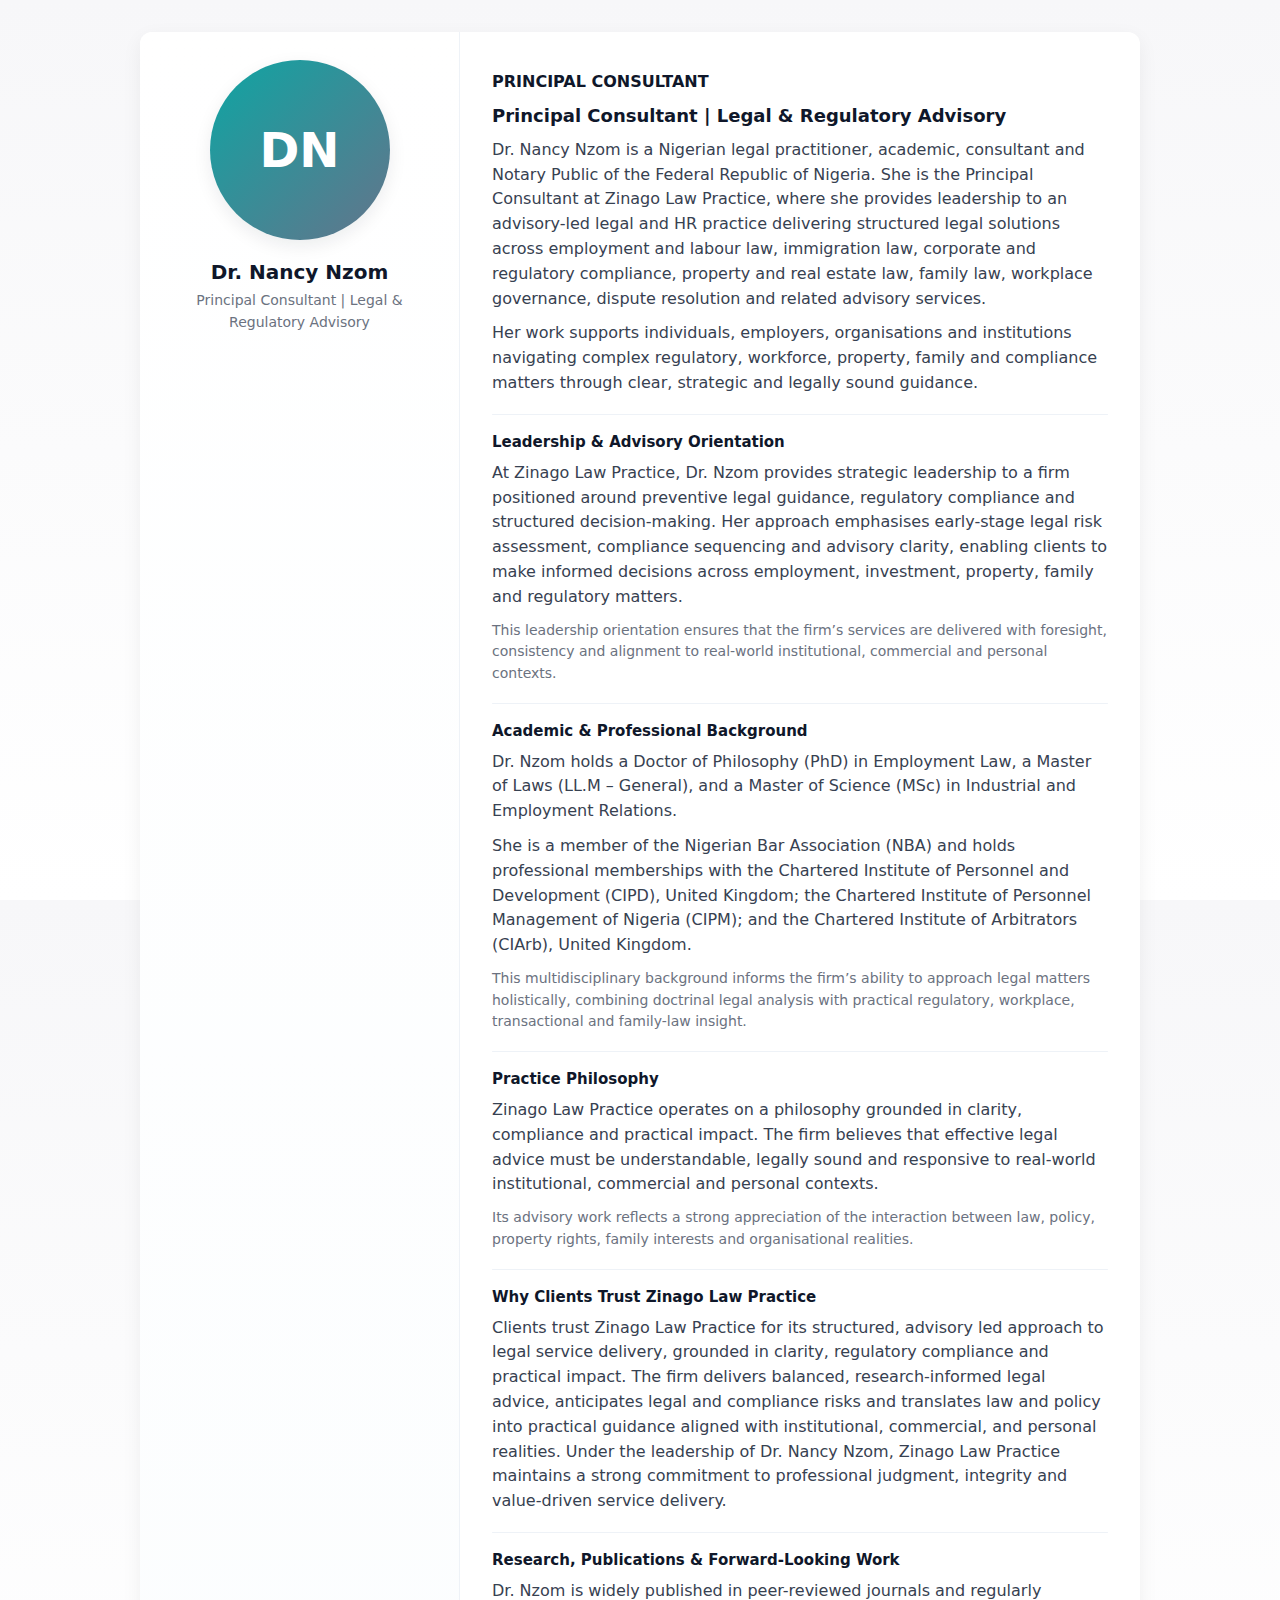
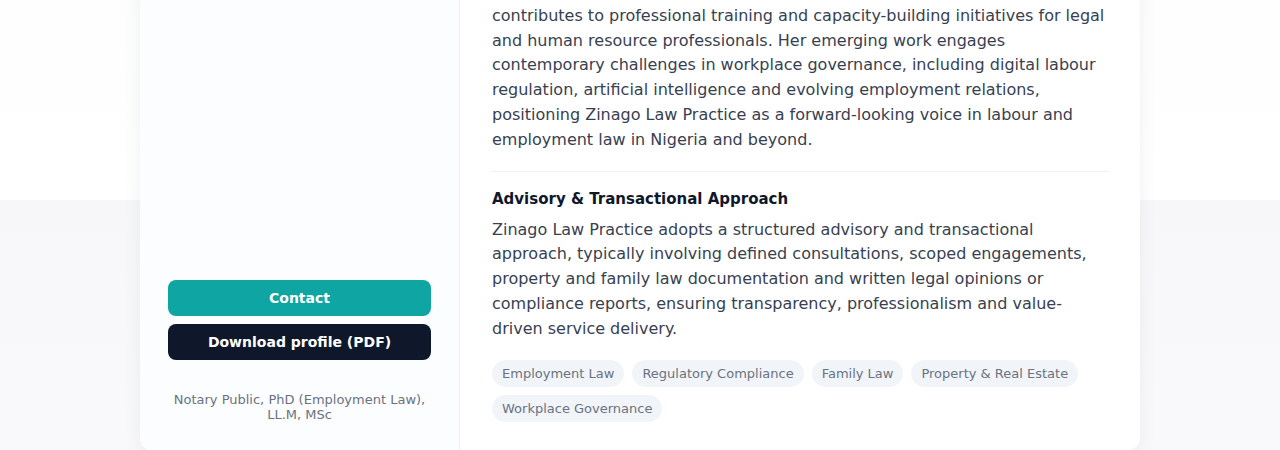
<file: ceo1.html>
<!doctype html>
<html lang="en">
<head>
    <meta charset="utf-8" />
    <meta name="viewport" content="width=device-width,initial-scale=1" />
    <title>Dr. Nancy Nzom — Principal Consultant | Zinago Law Practice</title>
    <style>
        :root{
            --bg:#f7f7f9; --card:#ffffff; --muted:#6b7280; --accent:#0f172a;
            --accent-2:#0ea5a3;
            font-family: Inter, system-ui, -apple-system, "Segoe UI", Roboto, "Helvetica Neue", Arial;
            color:var(--accent);
        }
        *{box-sizing:border-box}
        html,body{height:100%}
        body{
            margin:0;
            background:linear-gradient(180deg, var(--bg), #fff);
            padding:32px;
            display:flex;
            align-items:flex-start;
            justify-content:center;
        }
        .container{
            width:100%;
            max-width:1000px;
        }
        .card{
            background:var(--card);
            border-radius:12px;
            box-shadow:0 6px 20px rgba(16,24,40,0.06);
            overflow:hidden;
            display:grid;
            grid-template-columns: 320px 1fr;
        }
        @media (max-width:800px){
            .card{grid-template-columns:1fr; padding-bottom:0}
        }
        .aside{
            background:linear-gradient(180deg, #ffffff 0%, #fbfdfe 100%);
            padding:28px;
            border-right:1px solid #eef2f7;
            display:flex;
            flex-direction:column;
            gap:20px;
            align-items:center;
            text-align:center;
        }
        .photo{
            width:180px;height:180px;border-radius:999px;
            background:linear-gradient(135deg,var(--accent-2),#64748b);
            display:flex;align-items:center;justify-content:center;color:white;font-weight:700;
            font-size:48px;
            box-shadow:0 6px 18px rgba(16,24,40,0.08);
            overflow:hidden;
        }
        .meta h1{margin:0;font-size:20px}
        .meta p{margin:6px 0 0;color:var(--muted);font-size:14px}
        .contact{
            margin-top:auto;width:100%;
            display:flex;gap:8px;flex-direction:column;
        }
        .btn{
            display:inline-block;padding:10px 14px;border-radius:8px;text-decoration:none;
            background:var(--accent-2);color:white;font-weight:600;text-align:center;font-size:14px;
        }
        .main{
            padding:28px 32px;
        }
        h2{margin:6px 0 12px;font-size:18px}
        h3{margin:18px 0 8px;font-size:15px;color:var(--accent)}
        p{margin:10px 0;color:#374151;line-height:1.55}
        .muted{color:var(--muted);font-size:14px}
        .divider{height:1px;background:#eef2f7;margin:18px 0;border-radius:2px}
        ul{margin:6px 0 12px 20px;color:#374151}
        .lead{font-weight:600;color:var(--accent)}
        .tags{display:flex;gap:8px;flex-wrap:wrap;margin-top:8px}
        .tag{background:#f1f5f9;padding:6px 10px;border-radius:999px;font-size:13px;color:var(--muted)}
    </style>
</head>
<body>
    <div class="container">
        <article class="card" role="main" aria-labelledby="ceo-name">
            <aside class="aside">
                <div class="photo" aria-hidden="true">DN</div>
                <div class="meta">
                    <h1 id="ceo-name">Dr. Nancy Nzom</h1>
                    <p class="muted">Principal Consultant | Legal & Regulatory Advisory</p>
                </div>

                <div class="contact" role="region" aria-label="Contact & actions">
                    <a class="btn" href="mailto:info@zinagolaw.com">Contact</a>
                    <a class="btn" href="#" style="background:#0f172a">Download profile (PDF)</a>
                </div>

                <div style="margin-top:12px;text-align:center;color:var(--muted);font-size:13px">
                    Notary Public, PhD (Employment Law), LL.M, MSc
                </div>
            </aside>

            <section class="main">
                <p class="lead">PRINCIPAL CONSULTANT</p>

                <h2>Principal Consultant | Legal & Regulatory Advisory</h2>
                <p>
                    Dr. Nancy Nzom is a Nigerian legal practitioner, academic, consultant and Notary Public of the Federal Republic of Nigeria.
                    She is the Principal Consultant at Zinago Law Practice, where she provides leadership to an advisory-led legal and HR practice delivering structured legal solutions across employment and labour law, immigration law, corporate and regulatory compliance, property and real estate law, family law, workplace governance, dispute resolution and related advisory services.
                </p>
                <p>
                    Her work supports individuals, employers, organisations and institutions navigating complex regulatory, workforce, property, family and compliance matters through clear, strategic and legally sound guidance.
                </p>

                <div class="divider" aria-hidden="true"></div>

                <h3>Leadership & Advisory Orientation</h3>
                <p>
                    At Zinago Law Practice, Dr. Nzom provides strategic leadership to a firm positioned around preventive legal guidance, regulatory compliance and structured decision-making.
                    Her approach emphasises early-stage legal risk assessment, compliance sequencing and advisory clarity, enabling clients to make informed decisions across employment, investment, property, family and regulatory matters.
                </p>
                <p class="muted">
                    This leadership orientation ensures that the firm’s services are delivered with foresight, consistency and alignment to real-world institutional, commercial and personal contexts.
                </p>

                <div class="divider" aria-hidden="true"></div>

                <h3>Academic & Professional Background</h3>
                <p>
                    Dr. Nzom holds a Doctor of Philosophy (PhD) in Employment Law, a Master of Laws (LL.M – General), and a Master of Science (MSc) in Industrial and Employment Relations.
                </p>
                <p>
                    She is a member of the Nigerian Bar Association (NBA) and holds professional memberships with the Chartered Institute of Personnel and Development (CIPD), United Kingdom; the Chartered Institute of Personnel Management of Nigeria (CIPM); and the Chartered Institute of Arbitrators (CIArb), United Kingdom.
                </p>
                <p class="muted">
                    This multidisciplinary background informs the firm’s ability to approach legal matters holistically, combining doctrinal legal analysis with practical regulatory, workplace, transactional and family-law insight.
                </p>

                <div class="divider" aria-hidden="true"></div>

                <h3>Practice Philosophy</h3>
                <p>
                    Zinago Law Practice operates on a philosophy grounded in clarity, compliance and practical impact. The firm believes that effective legal advice must be understandable, legally sound and responsive to real-world institutional, commercial and personal contexts.
                </p>
                <p class="muted">
                    Its advisory work reflects a strong appreciation of the interaction between law, policy, property rights, family interests and organisational realities.
                </p>

                <div class="divider" aria-hidden="true"></div>

                <h3>Why Clients Trust Zinago Law Practice</h3>
                <p>
                    Clients trust Zinago Law Practice for its structured, advisory led approach to legal service delivery, grounded in clarity, regulatory compliance and practical impact.
                    The firm delivers balanced, research-informed legal advice, anticipates legal and compliance risks and translates law and policy into practical guidance aligned with institutional, commercial, and personal realities.
                    Under the leadership of Dr. Nancy Nzom, Zinago Law Practice maintains a strong commitment to professional judgment, integrity and value-driven service delivery.
                </p>

                <div class="divider" aria-hidden="true"></div>

                <h3>Research, Publications & Forward-Looking Work</h3>
                <p>
                    Dr. Nzom is widely published in peer-reviewed journals and regularly contributes to professional training and capacity-building initiatives for legal and human resource professionals.
                    Her emerging work engages contemporary challenges in workplace governance, including digital labour regulation, artificial intelligence and evolving employment relations, positioning Zinago Law Practice as a forward-looking voice in labour and employment law in Nigeria and beyond.
                </p>

                <div class="divider" aria-hidden="true"></div>

                <h3>Advisory & Transactional Approach</h3>
                <p>
                    Zinago Law Practice adopts a structured advisory and transactional approach, typically involving defined consultations, scoped engagements, property and family law documentation and written legal opinions or compliance reports, ensuring transparency, professionalism and value-driven service delivery.
                </p>

                <div style="margin-top:18px" class="tags" aria-hidden="true">
                    <span class="tag">Employment Law</span>
                    <span class="tag">Regulatory Compliance</span>
                    <span class="tag">Family Law</span>
                    <span class="tag">Property & Real Estate</span>
                    <span class="tag">Workplace Governance</span>
                </div>
            </section>
        </article>
    </div>
</body>
</html>
</file>
